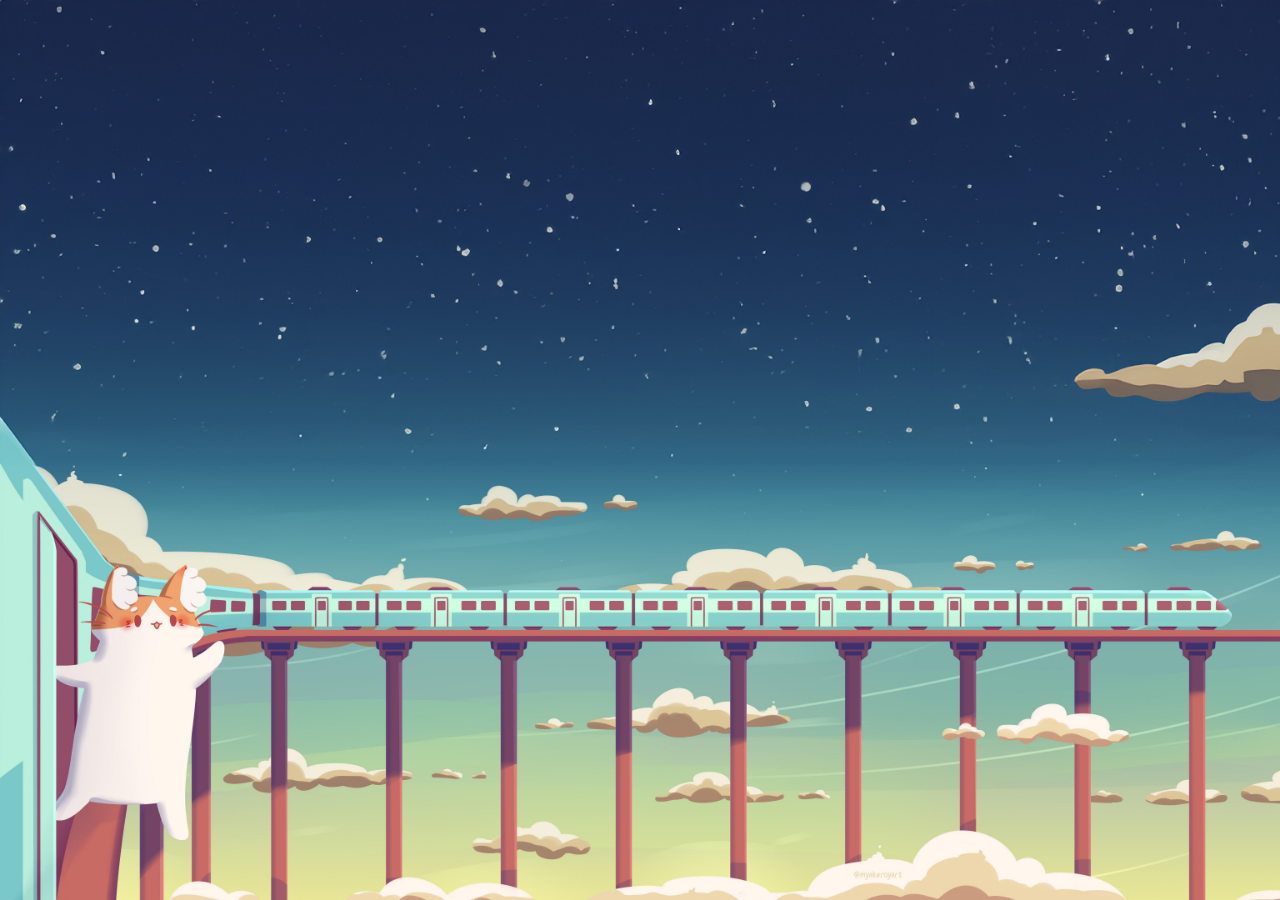
<file: home.html>
<!DOCTYPE html>
<html lang="en">
<head>
    <meta charset="UTF-8">
    <meta name="viewport" content="width=device-width, initial-scale=1.0">
    <title>Document</title>
    <link rel="stylesheet" href="styl2.css">
</head>
<body>
    <div></div>

    
    
</body>
</html>
</file>
<file: styl2.css>
*{
    padding:0;
    margin:0;
}
div{
    height: 100vh;
    width: 100%;
    background-image: url("home2.jpg");
    background-size: cover;
}
</file>
